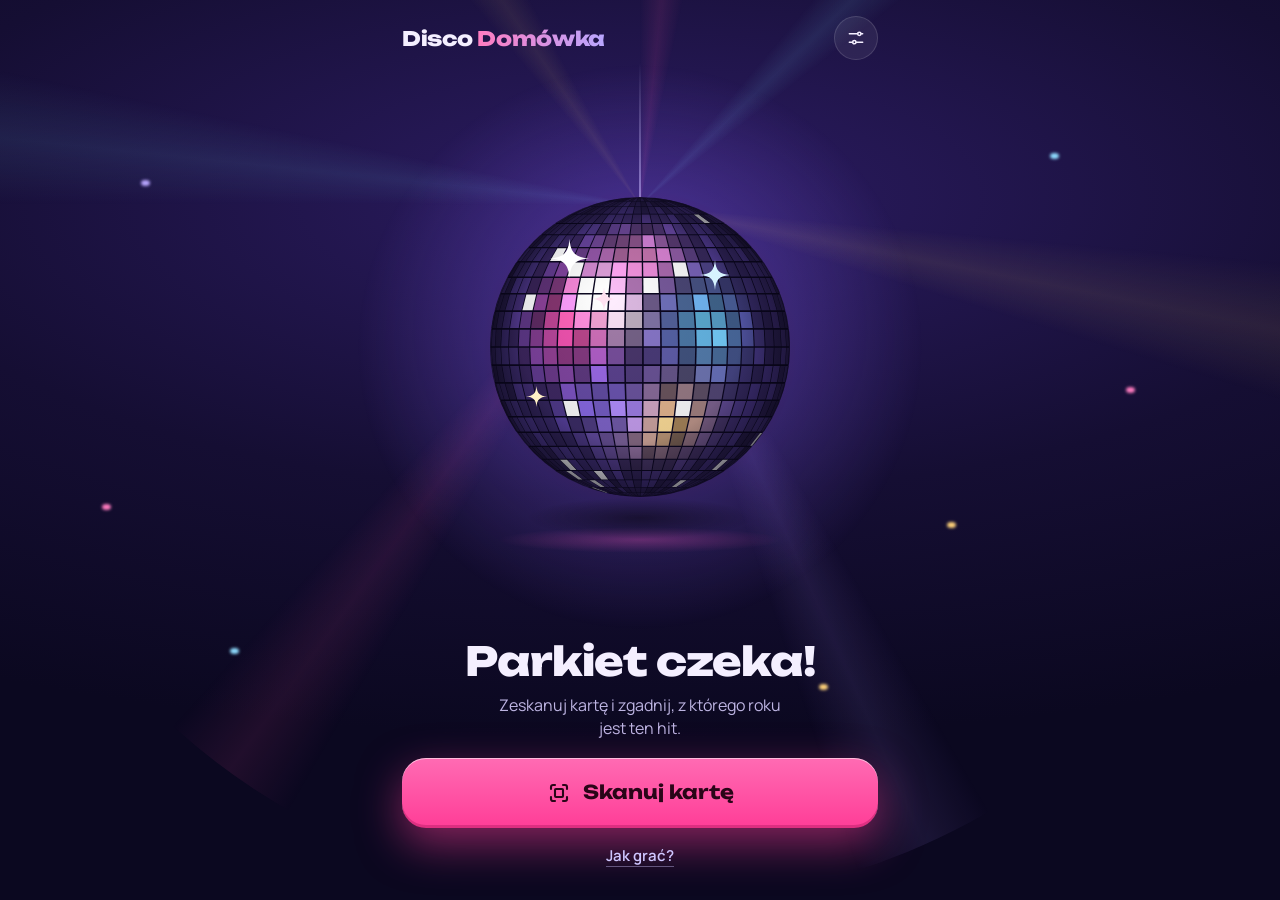
<file: index.html>
<!doctype html>
<html lang="pl">
<head>
<meta charset="utf-8">
<meta name="viewport" content="width=device-width, initial-scale=1, viewport-fit=cover">
<meta name="theme-color" content="#150e33">
<meta name="apple-mobile-web-app-capable" content="yes">
<meta name="apple-mobile-web-app-status-bar-style" content="black-translucent">
<meta name="apple-mobile-web-app-title" content="Disco Domówka">
<title>Disco Domówka</title>
<link rel="manifest" href="manifest.webmanifest">
<link rel="icon" href="icon-192.png">
<link rel="apple-touch-icon" href="icon-180.png">
<link rel="preconnect" href="https://fonts.googleapis.com">
<link rel="stylesheet" href="https://fonts.googleapis.com/css2?family=Unbounded:wght@500;700;800&family=Manrope:wght@500;600;700&family=Rubik:wght@500;700;800;900&family=Share+Tech+Mono&display=swap">
<link rel="stylesheet" href="style.css">
</head>
<body>
<div class="bg" aria-hidden="true">
  <div class="beams" id="beams"></div>
  <i class="dot" style="left:8%;top:56%;--c:#ff7cc0"></i>
  <i class="dot" style="left:82%;top:17%;--c:#8fdcff;animation-delay:-2s"></i>
  <i class="dot" style="left:74%;top:58%;--c:#ffd27a;animation-delay:-4s"></i>
  <i class="dot" style="left:11%;top:20%;--c:#b8a6ff;animation-delay:-1s"></i>
  <i class="dot" style="left:88%;top:43%;--c:#ff7cc0;animation-delay:-5s"></i>
  <i class="dot" style="left:18%;top:72%;--c:#8fdcff;animation-delay:-3s"></i>
  <i class="dot" style="left:64%;top:76%;--c:#ffd27a;animation-delay:-6s"></i>
</div>

<!-- kula disco (jedna, przenoszona między ekranami) -->
<div id="ball" class="ball" aria-hidden="true">
  <canvas id="ballCanvas"></canvas>
  <svg class="tw" style="left:20%;top:14%;width:13%" viewBox="0 0 34 34"><path d="M17 0C18 12 22 16 34 17 22 18 18 22 17 34 16 22 12 18 0 17 12 16 16 12 17 0Z" fill="#fff"/></svg>
  <svg class="tw" style="left:34%;top:30%;width:8%;animation-delay:-1.1s" viewBox="0 0 34 34"><path d="M17 0C18 12 22 16 34 17 22 18 18 22 17 34 16 22 12 18 0 17 12 16 16 12 17 0Z" fill="#ffe1f1"/></svg>
  <svg class="tw" style="left:70%;top:21%;width:10%;animation-delay:-1.9s" viewBox="0 0 34 34"><path d="M17 0C18 12 22 16 34 17 22 18 18 22 17 34 16 22 12 18 0 17 12 16 16 12 17 0Z" fill="#d6f3ff"/></svg>
  <svg class="tw" style="left:12%;top:63%;width:7%;animation-delay:-0.6s" viewBox="0 0 34 34"><path d="M17 0C18 12 22 16 34 17 22 18 18 22 17 34 16 22 12 18 0 17 12 16 16 12 17 0Z" fill="#fff0c7"/></svg>
</div>

<!-- głośnik (motyw „Głośnik”, przenoszony między ekranami jak kula) -->
<div id="spk" class="spk spin" aria-hidden="true" hidden>
  <i class="sg"></i><i class="sr"></i><i class="sd"></i><i class="sb"></i><i class="ss"></i>
  <div class="sc"><i class="scone"></i><i class="scap"></i><i class="scapc"></i><i class="shl"></i></div>
</div>

<!-- START -->
<section id="vHome" class="view" hidden>
  <header class="top">
    <div class="logo">Disco <span class="lw">Domówka</span></div>
    <div class="topR">
      <button class="icon" id="setBtn" aria-label="Ustawienia"><svg viewBox="0 0 24 24" fill="none" stroke="currentColor" stroke-width="1.8" stroke-linecap="round"><path d="M4 7h10M18 7h2M4 17h4M12 17h8"/><circle cx="16" cy="7" r="2"/><circle cx="10" cy="17" r="2"/></svg></button>
    </div>
  </header>
  <div class="stage home">
    <div class="string"></div>
    <div class="slot" data-slot="home"></div>
    <div class="floorglow"></div>
  </div>
  <div class="copy">
    <h1><span class="t-disco">Parkiet czeka!</span><span class="t-spk">Podkręć<br><span class="rb">głośność!</span></span></h1>
    <p>Zeskanuj kartę i zgadnij, z którego roku jest ten hit.</p>
  </div>
  <div class="actions">
    <button class="cta" id="scanBtn"><svg viewBox="0 0 24 24" fill="none" stroke="currentColor" stroke-width="2.1" stroke-linecap="round" stroke-linejoin="round"><path d="M4 8V6a2 2 0 0 1 2-2h2M16 4h2a2 2 0 0 1 2 2v2M20 16v2a2 2 0 0 1-2 2h-2M8 20H6a2 2 0 0 1-2-2v-2"/><rect x="8" y="8" width="8" height="8" rx="1"/></svg>Skanuj kartę</button>
    <button class="link" id="howBtn">Jak grać?</button>
  </div>
</section>

<!-- SKANER -->
<section id="vScan" class="view" hidden>
  <header class="top">
    <button class="icon" id="scanBack" aria-label="Wróć"><svg viewBox="0 0 24 24" fill="none" stroke="currentColor" stroke-width="2" stroke-linecap="round" stroke-linejoin="round"><path d="M15 18l-6-6 6-6"/></svg></button>
    <div class="ttl">Skanowanie</div><span class="sp"></span>
  </header>
  <div class="cam">
    <video id="video" playsinline muted></video>
    <div class="aim"><i></i><i></i><i></i><i></i></div>
  </div>
  <p id="scanMsg" class="hint center">Skieruj aparat na kod QR karty</p>
</section>

<!-- GRA -->
<section id="vPlay" class="view" hidden>
  <header class="top">
    <button class="icon" id="playBack" aria-label="Wróć"><svg viewBox="0 0 24 24" fill="none" stroke="currentColor" stroke-width="2" stroke-linecap="round" stroke-linejoin="round"><path d="M15 18l-6-6 6-6"/></svg></button>
    <div class="ttl" id="cardNo">Karta 1</div><span class="sp"></span>
  </header>
  <div class="stage play">
    <svg class="ring" viewBox="0 0 320 320"><circle cx="160" cy="160" r="146" class="rbg"/><circle id="arc" cx="160" cy="160" r="146" class="rfg"/></svg>
    <div class="slot" data-slot="play"></div>
  </div>
  <div class="count"><div id="count">…</div><div class="vu" aria-hidden="true"><div class="vud"></div><div class="vul"><div></div></div></div><div id="wait" class="wait"></div></div>
  <div class="controls">
    <button class="ctl" id="againBtn"><span><svg viewBox="0 0 24 24" fill="none" stroke="currentColor" stroke-width="1.9" stroke-linecap="round" stroke-linejoin="round"><path d="M3 12a9 9 0 1 0 3-6.7"/><path d="M3 4v5h5"/></svg></span>Powtórz</button>
    <button class="ctl main" id="toggleBtn"><span id="toggleIco"></span><b id="toggleTxt">Stop</b></button>
    <button class="ctl" id="revealBtn"><span><svg viewBox="0 0 24 24" fill="none" stroke="currentColor" stroke-width="1.9" stroke-linecap="round" stroke-linejoin="round"><path d="M2 12s3.5-7 10-7 10 7 10 7-3.5 7-10 7S2 12 2 12z"/><circle cx="12" cy="12" r="3"/></svg></span>Odkryj</button>
  </div>
  <div class="actions"><button class="ghostcta" id="nextBtn">Następna karta<svg viewBox="0 0 24 24" fill="none" stroke="currentColor" stroke-width="2" stroke-linecap="round" stroke-linejoin="round"><path d="M5 12h14M13 6l6 6-6 6"/></svg></button></div>
</section>

<!-- ODKRYTE -->
<section id="vReveal" class="view" hidden>
  <header class="top">
    <button class="icon" id="revBack" aria-label="Wróć"><svg viewBox="0 0 24 24" fill="none" stroke="currentColor" stroke-width="2" stroke-linecap="round" stroke-linejoin="round"><path d="M15 18l-6-6 6-6"/></svg></button>
    <div class="ttl" id="cardNo2">Karta 1</div><span class="sp"></span>
  </header>
  <div class="stage reveal"><div class="string short"></div><div class="slot" data-slot="reveal"></div></div>
  <div class="card">
    <div class="vfdtop" aria-hidden="true"><span>● Odkryte</span><span>Stereo</span><span id="cardNo3">Karta 1</span></div>
    <div class="eyebrow">Teraz grało</div>
    <div class="title" id="rTitle">—</div>
    <div class="artist" id="rArtist"></div>
    <div class="sep"></div>
    <div class="year" id="rYear" hidden></div>
    <div class="note" id="rNote"><svg viewBox="0 0 24 24" fill="none" stroke="currentColor" stroke-width="1.8" stroke-linecap="round" stroke-linejoin="round"><rect x="5" y="3" width="14" height="18" rx="2"/><path d="M9 7h6M9 11h6"/></svg>Rok sprawdzisz na rewersie karty</div>
    <div class="spec" aria-hidden="true"></div>
  </div>
  <div class="mid"><button class="pillbtn" id="againBtn2"><svg viewBox="0 0 24 24" fill="none" stroke="currentColor" stroke-width="1.9" stroke-linecap="round" stroke-linejoin="round"><path d="M3 12a9 9 0 1 0 3-6.7"/><path d="M3 4v5h5"/></svg>Powtórz fragment</button></div>
  <div class="actions"><button class="cta" id="nextBtn2"><svg viewBox="0 0 24 24" fill="none" stroke="currentColor" stroke-width="2.1" stroke-linecap="round" stroke-linejoin="round"><path d="M4 8V6a2 2 0 0 1 2-2h2M16 4h2a2 2 0 0 1 2 2v2M20 16v2a2 2 0 0 1-2 2h-2M8 20H6a2 2 0 0 1-2-2v-2"/><rect x="8" y="8" width="8" height="8" rx="1"/></svg>Następna karta</button></div>
</section>

<!-- USTAWIENIA -->
<dialog id="setDlg" class="sheet">
  <div class="sheetHead"><b>Ustawienia</b><button class="icon" data-close aria-label="Zamknij"><svg viewBox="0 0 24 24" fill="none" stroke="currentColor" stroke-width="2" stroke-linecap="round"><path d="M6 6l12 12M18 6L6 18"/></svg></button></div>
  <div class="field"><span>Motyw</span>
    <span class="seg two" id="themeSeg"><button data-v="disco">Kula disco</button><button data-v="spk">Głośnik</button></span>
  </div>
  <div class="field"><span>Poziom trudności</span>
    <span class="seg two" id="levelSeg"><button data-v="easy">Łatwy</button><button data-v="hard">Trudny</button></span>
    <small class="hint">Trudny: gra fragment, w którym nie pada tytuł piosenki (jeśli karta go ma).</small>
  </div>
  <div class="field"><span>Długość fragmentu</span>
    <span class="seg" id="lenSeg"><button data-v="10">10 s</button><button data-v="15">15 s</button><button data-v="20">20 s</button><button data-v="30">30 s</button></span>
  </div>
  <p class="hint">Masz YouTube Premium? Zaloguj się na youtube.com w tej przeglądarce – wtedy nie będzie reklam.</p>
  <details class="tools">
    <summary>Narzędzia testowe</summary>
    <form id="manualForm" class="row"><input id="manual" placeholder="DD1;ID;sekunda;rok" autocomplete="off"><button>Graj</button></form>
    <form id="linkForm" class="row"><input id="link" placeholder="Link YouTube" autocomplete="off"><input id="linkSec" type="number" min="0" value="60" aria-label="Start w sekundach" class="num"><input id="linkYear" type="number" min="1900" max="2099" placeholder="rok" aria-label="Rok wydania" class="num"><button>QR</button></form>
    <div id="qrBox" hidden><div id="qrImg"></div><code id="qrTxt"></code></div>
    <h4>Dziennik</h4><ol id="log"></ol>
  </details>
</dialog>

<!-- JAK GRAĆ -->
<dialog id="howDlg" class="sheet">
  <div class="sheetHead"><b>Jak grać?</b><button class="icon" data-close aria-label="Zamknij"><svg viewBox="0 0 24 24" fill="none" stroke="currentColor" stroke-width="2" stroke-linecap="round"><path d="M6 6l12 12M18 6L6 18"/></svg></button></div>
  <ol class="rules">
    <li>Każdy gracz zaczyna z jedną odkrytą kartą – to początek jego osi czasu.</li>
    <li>W swojej kolejce ciągniesz kartę i <b>nie patrzysz na rewers</b>. Ktoś skanuje jej kod.</li>
    <li>Słuchasz fragmentu i kładziesz kartę na swojej osi – przed, między albo za kartami, które już masz.</li>
    <li>Odwracasz kartę. Rok pasuje do miejsca? Karta zostaje. Nie pasuje? Odpada.</li>
    <li>Wygrywa ten, kto pierwszy zbierze umówioną liczbę kart (np. 10).</li>
  </ol>
</dialog>

<!-- ukryty odtwarzacz YouTube -->
<div class="yt"><div id="yt"></div></div><div class="ytcover"></div>
<div id="toast" hidden></div>

<script src="vendor/jsQR.js"></script>
<script src="vendor/qrcode.js"></script>
<script src="ball.js"></script>
<script src="app.js"></script>
<script src="https://www.youtube.com/iframe_api"></script>
</body>
</html>
</file>
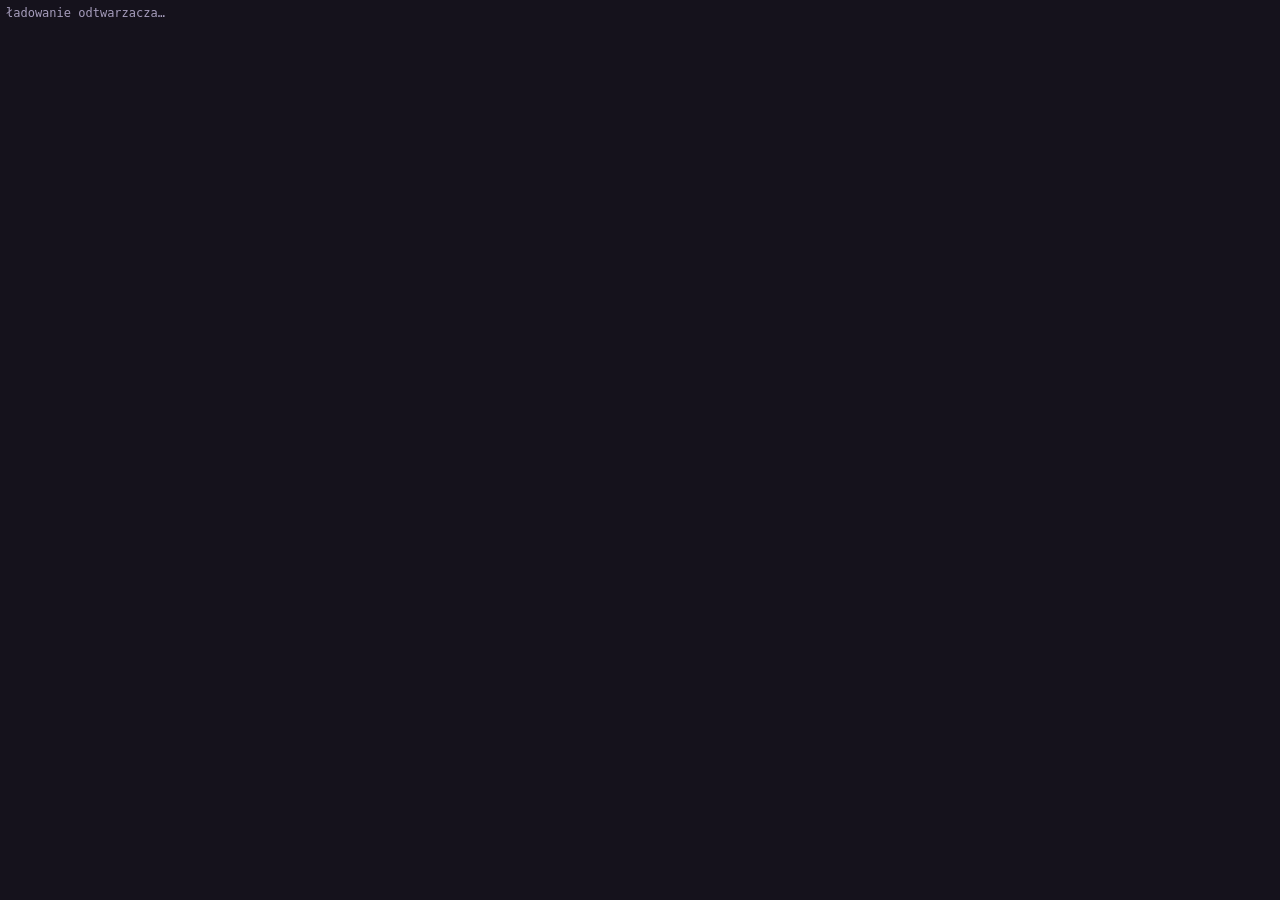
<file: sdk.html>
<!doctype html>
<html lang="pl">
<head>
<meta charset="utf-8">
<meta name="viewport" content="width=device-width, initial-scale=1">
<title>Prywatka – odtwarzacz wbudowany</title>
<style>body{margin:0;background:#15121c;color:#a59cbb;font:12px monospace;padding:6px}</style>
</head>
<body>
<div id="st">ładowanie odtwarzacza…</div>
<script>
// Strona uruchamiana wewnątrz aplikacji Android (WebView). Token i polecenia przychodzą z aplikacji.
const bridge = window.Android || { getToken: () => '', log: m => console.log(m), state: s => console.log('state', s) };
const log = m => { document.getElementById('st').textContent = m; try { bridge.log(m); } catch (e) {} };
let player = null, deviceId = null, ready = false;

async function api(method, path, body) {
  const r = await fetch('https://api.spotify.com/v1' + path, { method,
    headers: { Authorization: 'Bearer ' + bridge.getToken(), 'Content-Type': 'application/json' },
    body: body ? JSON.stringify(body) : undefined });
  const t = await r.text();
  if (!r.ok) throw new Error(r.status + ' ' + t);
  return t ? JSON.parse(t) : null;
}

window.onSpotifyWebPlaybackSDKReady = () => {
  log('SDK załadowane, tworzę odtwarzacz…');
  player = new Spotify.Player({ name: 'Prywatka', getOAuthToken: cb => cb(bridge.getToken()), volume: 1.0 });
  player.addListener('ready', ({ device_id }) => { deviceId = device_id; ready = true; log('Odtwarzacz gotowy ✓ (' + device_id.slice(0, 8) + '…)'); bridge.state('ready'); });
  player.addListener('not_ready', () => { ready = false; log('Odtwarzacz niedostępny'); bridge.state('not_ready'); });
  player.addListener('initialization_error', ({ message }) => { log('Błąd inicjalizacji: ' + message); bridge.state('error'); });
  player.addListener('authentication_error', ({ message }) => { log('Błąd autoryzacji: ' + message); bridge.state('error'); });
  player.addListener('account_error', ({ message }) => { log('Błąd konta: ' + message); bridge.state('error'); });
  player.addListener('playback_error', ({ message }) => log('Błąd odtwarzania: ' + message));
  player.addListener('autoplay_failed', () => log('Przeglądarka zablokowała autoodtwarzanie'));
  player.connect().then(ok => log(ok ? 'Łączenie…' : 'Nie udało się połączyć odtwarzacza'));
};

// wywoływane z aplikacji
window.playTrack = async (id, startSec) => {
  if (!ready) { log('Odtwarzacz jeszcze niegotowy'); return; }
  try {
    await player.activateElement?.();
    await api('PUT', '/me/player/play?device_id=' + deviceId, { uris: ['spotify:track:' + id], position_ms: startSec * 1000 });
    log('Gra od ' + startSec + ' s');
  } catch (e) { log('Błąd play: ' + e.message); }
};
window.pauseTrack = () => { player?.pause().then(() => log('Pauza')); };
window.resumeTrack = () => { player?.resume().then(() => log('Wznowiono')); };
</script>
<script src="https://sdk.scdn.co/spotify-player.js"></script>
</body>
</html>
</file>
<file: style.css>
:root{
  --bg1:#2c1c63; --bg2:#150e33; --bg3:#0b0820;
  --text:#f4efff; --mut:#bdb4e2; --soft:#d6cfff;
  --pink:#ff4fa3; --pink2:#ff3d97; --gold:#ffd166; --ok:#3ee6a8;
  --glass:rgba(255,255,255,0.07); --line:rgba(255,255,255,0.13);
  --ball:min(68vw, 34dvh, 300px);
}
*{box-sizing:border-box;-webkit-tap-highlight-color:transparent}
[hidden]{display:none!important}
html,body{margin:0;height:100%;background:var(--bg3);color:var(--text);font:16px/1.45 'Manrope',system-ui,sans-serif;overflow:hidden}
body{background:radial-gradient(110% 60% at 50% 22%, var(--bg1) 0%, var(--bg2) 55%, var(--bg3) 100%) fixed}
button{font:inherit;color:inherit;cursor:pointer}
svg{display:block}

/* tło */
.bg{position:fixed;inset:0;pointer-events:none;overflow:hidden;z-index:0}
.beams{position:absolute;left:50%;top:-55vh;width:300vw;height:300vw;max-width:1400px;max-height:1400px;transform:translateX(-50%);border-radius:50%;
  background:conic-gradient(from 0deg,rgba(255,79,163,0) 0deg,rgba(255,79,163,.11) 6deg,rgba(255,79,163,0) 12deg,rgba(255,79,163,0) 40deg,rgba(120,210,255,.10) 46deg,rgba(120,210,255,0) 52deg,rgba(120,210,255,0) 95deg,rgba(255,210,110,.09) 101deg,rgba(255,210,110,0) 107deg,rgba(255,210,110,0) 150deg,rgba(170,140,255,.10) 156deg,rgba(170,140,255,0) 162deg,rgba(170,140,255,0) 210deg,rgba(255,79,163,.09) 216deg,rgba(255,79,163,0) 222deg,rgba(255,79,163,0) 270deg,rgba(120,210,255,.09) 276deg,rgba(120,210,255,0) 282deg,rgba(120,210,255,0) 320deg,rgba(255,210,110,.08) 326deg,rgba(255,210,110,0) 332deg);
  animation:beams var(--beams,40s) linear infinite}
@keyframes beams{to{transform:translateX(-50%) rotate(360deg)}}
.dot{position:absolute;width:9px;height:6px;border-radius:50%;background:var(--c);filter:blur(1.5px);animation:drift 7s ease-in-out infinite}
@keyframes drift{0%,100%{transform:translate(0,0);opacity:.85}50%{transform:translate(26px,8px);opacity:.3}}

/* ekrany */
.view{position:fixed;inset:0;z-index:2;display:flex;flex-direction:column;padding:calc(14px + env(safe-area-inset-top)) 22px calc(22px + env(safe-area-inset-bottom));max-width:520px;margin:0 auto;animation:fadein .35s ease both}
@keyframes fadein{from{opacity:0;transform:translateY(8px)}to{opacity:1;transform:none}}
.top{display:flex;align-items:center;justify-content:space-between;gap:10px;min-height:48px}
.logo{font-family:'Unbounded',sans-serif;font-weight:800;font-size:20px;letter-spacing:-.3px;white-space:nowrap}
.logo .lw{background:linear-gradient(90deg,#ff7cc0,#b8a6ff);-webkit-background-clip:text;background-clip:text;color:transparent}
.ttl{font-family:'Unbounded',sans-serif;font-weight:700;font-size:14px;letter-spacing:.6px;color:#cfc6ff}
.sp{width:44px}
.topR{display:flex;gap:10px;align-items:center}
.pill{display:flex;gap:7px;align-items:center;padding:7px 12px;border-radius:999px;background:var(--glass);border:1px solid var(--line);font-size:13px;font-weight:600;color:var(--soft)}
.pill i{width:8px;height:8px;border-radius:50%;background:#ffb547;box-shadow:0 0 10px #ffb547}
.pill.ok i{background:var(--ok);box-shadow:0 0 10px var(--ok)}
.icon{width:44px;height:44px;border-radius:50%;border:1px solid var(--line);background:var(--glass);display:grid;place-items:center;padding:0}
.icon svg{width:20px;height:20px}
button:focus-visible{outline:2px solid rgba(255,79,163,.7);outline-offset:3px}
button:focus:not(:focus-visible){outline:none}

/* scena z kulą */
.stage{position:relative;flex:1 1 auto;display:flex;align-items:center;justify-content:center;min-height:0}
.stage.home{flex:1.2 1 auto}
.slot{width:var(--ball);height:var(--ball);position:relative}
.stage.play .slot{width:calc(var(--ball) * .86);height:calc(var(--ball) * .86)}
.stage.reveal{flex:0 0 auto;padding:6px 0 4px}
.stage.reveal .slot{width:calc(var(--ball) * .5);height:calc(var(--ball) * .5)}
.string{position:absolute;left:50%;top:0;width:2px;height:calc(50% - var(--ball) / 2);transform:translateX(-50%);background:linear-gradient(180deg,rgba(255,255,255,0),rgba(220,210,255,.55))}
.string.short{height:10px;top:-4px}
.floorglow{position:absolute;left:50%;top:calc(50% + var(--ball) / 2 + 30px);width:60%;height:26px;transform:translateX(-50%);border-radius:50%;background:radial-gradient(ellipse at center,rgba(255,79,163,.3),rgba(255,79,163,0) 70%)}
.ball{position:fixed;z-index:3;border-radius:50%;pointer-events:none}
.ball::before{content:'';position:absolute;inset:-48%;border-radius:50%;z-index:-1;transition:opacity .6s;
  background:radial-gradient(circle,rgba(255,79,163,.34) 0%,rgba(140,100,255,.22) 38%,rgba(120,96,255,0) 68%)}
.ball::after{content:'';position:absolute;left:12%;right:12%;bottom:-14%;height:14%;border-radius:50%;z-index:-1;background:radial-gradient(ellipse,rgba(0,0,0,.45),rgba(0,0,0,0) 70%)}
.ball.hot::before{background:radial-gradient(circle,rgba(255,79,163,.5) 0%,rgba(140,100,255,.3) 40%,rgba(120,96,255,0) 70%);animation:pulse .9s ease-in-out infinite}
.ball.gold::before{background:radial-gradient(circle,rgba(255,210,110,.36) 0%,rgba(255,79,163,.2) 40%,rgba(255,79,163,0) 68%)}
@keyframes pulse{0%,100%{opacity:.7}50%{opacity:1}}
.ball canvas{width:100%;height:100%;display:block}
.tw{position:absolute;animation:twinkle 2.6s ease-in-out infinite;transform-origin:center}
@keyframes twinkle{0%,100%{transform:scale(.2) rotate(0);opacity:0}45%{transform:scale(1) rotate(45deg);opacity:1}60%{transform:scale(.9) rotate(60deg);opacity:.9}}
.ring{position:absolute;width:calc(var(--ball) * 1.08);height:calc(var(--ball) * 1.08);left:50%;top:50%;transform:translate(-50%,-50%)}
.ring circle{fill:none;stroke-width:8}
.rbg{stroke:rgba(255,255,255,.07)}
.rfg{stroke:var(--pink);stroke-linecap:round;transform:rotate(-90deg);transform-origin:160px 160px;filter:drop-shadow(0 0 10px rgba(255,79,163,.9));stroke-dasharray:917.3;stroke-dashoffset:0;transition:stroke-dashoffset .2s linear}

/* teksty */
.copy{text-align:center;padding:8px 6px 0}
.copy h1{margin:0;font-family:'Unbounded',sans-serif;font-weight:800;font-size:clamp(30px,9vw,40px);line-height:1.05;letter-spacing:-1px}
.copy p{margin:12px auto 0;max-width:300px;font-size:16px;color:var(--mut);text-wrap:pretty}
.hint{color:var(--mut);font-size:14px}
.center{text-align:center}

/* przyciski */
.actions{display:flex;flex-direction:column;align-items:center;gap:6px;padding-top:18px}
.cta{width:100%;height:70px;border:0;border-radius:24px;background:linear-gradient(180deg,#ff6bb3,var(--pink2));color:#2a0518;font-family:'Unbounded',sans-serif;font-weight:700;font-size:19px;display:flex;align-items:center;justify-content:center;gap:12px;
  box-shadow:0 16px 44px rgba(255,61,151,.5),inset 0 1px 0 rgba(255,255,255,.55),inset 0 -3px 0 rgba(120,0,60,.25);transition:transform .12s}
.cta svg{width:24px;height:24px}
.cta:active,.ghostcta:active,.ctl:active span,.pillbtn:active{transform:scale(.97)}
.link{height:44px;padding:0 18px;border:0;background:none;color:#cfc6ff;font-weight:600;font-size:15px;text-decoration:underline;text-underline-offset:5px;text-decoration-color:rgba(207,198,255,.4)}
.ghostcta{width:100%;height:60px;border-radius:20px;border:1.5px solid rgba(255,79,163,.55);background:rgba(255,79,163,.07);color:#ffd3ea;font-family:'Unbounded',sans-serif;font-weight:700;font-size:16px;display:flex;align-items:center;justify-content:center;gap:10px}
.ghostcta svg{width:20px;height:20px}
.count{text-align:center;min-height:96px}
#count{font-family:'Unbounded',sans-serif;font-weight:800;font-size:72px;line-height:1;letter-spacing:-3px}
.wait{font-size:13px;color:var(--mut);margin-top:4px;min-height:18px}
.controls{display:flex;align-items:center;justify-content:center;gap:30px;padding-top:6px}
.ctl{display:flex;flex-direction:column;align-items:center;gap:10px;background:none;border:0;padding:0;color:var(--soft);font-weight:600;font-size:13px}
.ctl span{width:68px;height:68px;border-radius:50%;border:1px solid var(--line);background:var(--glass);display:grid;place-items:center;color:var(--text);transition:transform .12s}
.ctl span svg{width:26px;height:26px}
.ctl.main{color:#ffd3ea}
.ctl.main span{width:92px;height:92px;border:0;background:linear-gradient(180deg,#ff6bb3,var(--pink2));color:#2a0518;box-shadow:0 14px 40px rgba(255,61,151,.55),inset 0 1px 0 rgba(255,255,255,.55),inset 0 -3px 0 rgba(120,0,60,.25)}
.ctl.main span svg{width:34px;height:34px}
.ctl b{font-weight:700}

/* odkryte */
.card{margin-top:6px;border-radius:30px;padding:28px 24px 24px;background:linear-gradient(165deg,rgba(255,255,255,.14),rgba(255,255,255,.04));border:1px solid rgba(255,255,255,.18);box-shadow:0 30px 60px rgba(0,0,0,.4),inset 0 1px 0 rgba(255,255,255,.2);text-align:center;animation:rise .6s cubic-bezier(.2,.8,.2,1) both}
@keyframes rise{from{transform:translateY(18px);opacity:0}to{transform:none;opacity:1}}
.eyebrow{font-size:12px;font-weight:700;letter-spacing:2.8px;text-transform:uppercase;color:var(--gold)}
.title{font-family:'Unbounded',sans-serif;font-weight:800;font-size:clamp(24px,8vw,34px);line-height:1.08;letter-spacing:-1px;margin-top:12px;text-wrap:balance;overflow-wrap:anywhere}
.artist{font-size:19px;font-weight:600;color:#ddd5ff;margin-top:10px}
.sep{height:1px;background:rgba(255,255,255,.12);margin:18px 20px 14px}
.year{font-family:'Unbounded',sans-serif;font-weight:800;font-size:46px;line-height:1;letter-spacing:-1.5px;color:var(--gold);text-shadow:0 0 24px rgba(255,209,102,.45)}
.note{display:flex;align-items:center;justify-content:center;gap:10px;font-size:15px;color:var(--mut)}
.note svg{width:20px;height:20px;flex:none}
.mid{display:flex;justify-content:center;padding-top:18px;flex:1 1 auto;align-items:flex-end}
.pillbtn{height:56px;padding:0 24px;border-radius:28px;border:1px solid var(--line);background:var(--glass);display:flex;align-items:center;gap:10px;font-weight:600;font-size:16px}
.pillbtn svg{width:22px;height:22px}

/* skaner */
.cam{position:relative;margin:18px auto 0;width:min(100%,420px);aspect-ratio:1;border-radius:36px;overflow:hidden;background:#000;box-shadow:0 0 0 1px var(--line),0 0 60px rgba(255,79,163,.25)}
.cam video{width:100%;height:100%;object-fit:cover}
.aim{position:absolute;inset:16%}
.aim i{position:absolute;width:44px;height:44px;border:4px solid var(--pink);filter:drop-shadow(0 0 8px rgba(255,79,163,.9))}
.aim i:nth-child(1){left:0;top:0;border-right:0;border-bottom:0;border-radius:14px 0 0 0}
.aim i:nth-child(2){right:0;top:0;border-left:0;border-bottom:0;border-radius:0 14px 0 0}
.aim i:nth-child(3){left:0;bottom:0;border-right:0;border-top:0;border-radius:0 0 0 14px}
.aim i:nth-child(4){right:0;bottom:0;border-left:0;border-top:0;border-radius:0 0 14px 0}
#scanMsg{margin-top:18px;font-size:16px}

/* arkusze */
.sheet{border:0;padding:20px 20px 26px;width:min(100vw,520px);max-width:none;margin:auto auto 0;border-radius:28px 28px 0 0;background:#1b1340;color:var(--text);box-shadow:0 -20px 60px rgba(0,0,0,.5);max-height:86dvh}
.sheet::backdrop{background:rgba(5,3,15,.65);backdrop-filter:blur(3px)}
.sheetHead{display:flex;align-items:center;justify-content:space-between;margin-bottom:14px}
.sheetHead b{font-family:'Unbounded',sans-serif;font-size:18px}
.field{display:flex;flex-direction:column;gap:10px;font-weight:600;margin-bottom:14px}
.seg{display:grid;grid-template-columns:repeat(4,1fr);gap:6px;background:rgba(0,0,0,.25);padding:5px;border-radius:16px}
.seg button{height:44px;border:0;border-radius:12px;background:none;color:var(--soft);font-weight:700}
.seg button.on{background:var(--pink);color:#2a0518}
.rules{padding-left:20px;margin:0;display:flex;flex-direction:column;gap:12px;color:#e6e0ff}
.tools{margin-top:8px;border-top:1px solid var(--line);padding-top:12px}
.tools summary{cursor:pointer;font-weight:600;color:var(--soft)}
.row{display:flex;gap:8px;margin:10px 0}
.row input{flex:1;min-width:0;height:44px;border-radius:12px;border:1px solid var(--line);background:rgba(0,0,0,.25);color:var(--text);padding:0 12px;font:inherit}
.row input.num{flex:0 0 76px}
.row button{height:44px;padding:0 14px;border-radius:12px;border:1px solid var(--line);background:var(--glass)}
#qrBox{background:#fff;color:#000;border-radius:14px;padding:12px;text-align:center}
#qrBox svg{width:200px;height:200px;margin:0 auto}
#qrBox code{display:block;font-size:11px;word-break:break-all}
#log{font:12px/1.5 ui-monospace,monospace;padding-left:0;list-style:none;max-height:180px;overflow:auto;color:var(--mut)}
#log .err{color:#ff8a9a}

/* ukryty odtwarzacz YouTube (pod planszą w kolorze tła) */
.yt{position:fixed;left:50%;bottom:0;width:220px;height:124px;transform:translateX(-50%);z-index:0;pointer-events:none}
.yt iframe{width:100%;height:100%}
.ytcover{position:fixed;left:50%;bottom:0;width:240px;height:140px;transform:translateX(-50%);z-index:1;background:var(--bg3)}

#toast{position:fixed;left:16px;right:16px;bottom:calc(24px + env(safe-area-inset-bottom));z-index:10;background:#000;border:1px solid var(--line);padding:12px 14px;border-radius:14px;text-align:center}

@media (max-height:700px){ .copy p{display:none} #count{font-size:56px} .count{min-height:76px} .ctl span{width:58px;height:58px} .ctl.main span{width:78px;height:78px} }

/* ================================================================ motyw „Głośnik” */
.t-spk,.vu,.vfdtop,.spec{display:none}
.seg.two{grid-template-columns:1fr 1fr}
.spk{position:fixed;z-index:3;pointer-events:none;--lit:360deg;
  --rb:conic-gradient(#ff3b5c,#ff8a2e,#ffd23f,#2fe08a,#2ad4ff,#3d7bff,#b46bff,#ff3b5c)}
.spk.count{--rb:conic-gradient(#ff3b5c 0deg,#ff8a2e calc(var(--lit) * .17),#ffd23f calc(var(--lit) * .34),#2fe08a calc(var(--lit) * .52),#2ad4ff calc(var(--lit) * .7),#3d7bff calc(var(--lit) * .86),#b46bff var(--lit),#221f30 var(--lit))}
.spk i,.spk .sc{position:absolute;display:block;border-radius:50%}
.spk .sg{inset:-7%;background:var(--rb);filter:blur(26px);opacity:.65;animation:sglow 2.6s ease-in-out infinite}
.spk .sr{inset:0;background:var(--rb)}
.spk .sd{inset:3.5%;background:#0b0a10}
.spk .sb{inset:5.5%;background:linear-gradient(145deg,#3a3846,#16151c 50%,#2b2a35);box-shadow:inset 0 1px 1px rgba(255,255,255,.18)}
.spk .ss{inset:8.5%;background:radial-gradient(circle,#0e0d13 72%,#2f2d3a 82%,#4a4858 86%,#1b1a22 92%,#0c0b10 100%);box-shadow:inset 0 0 18px rgba(0,0,0,.8)}
.spk .sc{inset:17%;animation:sbreathe 2.6s ease-in-out infinite}
.spk .scone{inset:0;background:repeating-radial-gradient(circle,rgba(255,255,255,0) 0 9px,rgba(255,255,255,.035) 9px 10px),radial-gradient(circle at 42% 36%,#34323f 0%,#17161e 55%,#0c0b11 100%);box-shadow:inset 0 6px 18px rgba(255,255,255,.05),inset 0 -10px 24px rgba(0,0,0,.7)}
.spk .scap{inset:31%;background:radial-gradient(circle at 36% 30%,#6c6a7c 0%,#2a2934 32%,#0f0e14 70%);box-shadow:0 8px 22px rgba(0,0,0,.8),0 0 0 2px #0a090e}
.spk .scapc{inset:31%;background:var(--rb);opacity:.22;mix-blend-mode:screen}
.spk .shl{left:39%;top:36%;width:12%;height:7%;background:rgba(255,255,255,.45);filter:blur(2px);transform:rotate(-28deg)}
.spk.spin .sr,.spk.spin .scapc{animation:sspin 9s linear infinite}
.spk.spin .sg{animation:sspin 9s linear infinite,sglow 2.6s ease-in-out infinite}
body.live .spk .sc{animation:sthump .5s ease-out infinite}
@keyframes sspin{to{transform:rotate(360deg)}}
@keyframes sglow{0%,100%{opacity:.5}50%{opacity:.85}}
@keyframes sbreathe{0%,100%{transform:scale(1)}50%{transform:scale(1.015)}}
@keyframes sthump{0%,100%{transform:scale(1)}12%{transform:scale(1.045)}30%{transform:scale(.99)}}

body.theme-spk{--bg1:#1a1430;--bg2:#0d0b18;--bg3:#07060c;--text:#f4f3fb;--mut:#b9b4d0;--soft:#d9d5ee;
  font-family:'Rubik',system-ui,sans-serif}
.theme-spk .beams,.theme-spk .dot,.theme-spk .string,.theme-spk .floorglow,.theme-spk .ring,.theme-spk #ball{display:none!important}
.theme-spk .t-disco{display:none}
.theme-spk .t-spk{display:inline}
.theme-spk .logo{font-family:'Rubik',sans-serif;font-weight:900;font-size:17px;letter-spacing:3px;text-transform:uppercase}
.theme-spk .logo .lw{background:linear-gradient(90deg,#ff3b5c,#ffd23f 30%,#2fe08a 55%,#2ad4ff 75%,#b46bff);-webkit-background-clip:text;background-clip:text;color:transparent}
.theme-spk .ttl{font-family:'Share Tech Mono',monospace;font-weight:400;font-size:15px;letter-spacing:2px;text-transform:uppercase;color:#a9a4c4}
.theme-spk .icon{border-radius:13px;border-color:#2c2a3a;background:linear-gradient(180deg,#221f2e,#15131d)}
.theme-spk .stage.play .slot{width:calc(var(--ball) * .92);height:calc(var(--ball) * .92)}
.theme-spk .copy h1{font-family:'Rubik',sans-serif;font-weight:900;text-transform:uppercase;letter-spacing:-.5px;line-height:1.02}
.theme-spk .rb{background:linear-gradient(90deg,#ff3b5c,#ffd23f 30%,#2fe08a 55%,#2ad4ff 75%,#b46bff);-webkit-background-clip:text;background-clip:text;color:transparent}
.theme-spk .link{font-family:'Share Tech Mono',monospace;text-decoration:none;letter-spacing:3px;text-transform:uppercase;font-size:13px;color:#9d97b8}
.theme-spk .cta{border-radius:20px;height:66px;background:linear-gradient(180deg,#ffd23f,#ffb81f);color:#1a1206;font-family:'Rubik',sans-serif;font-weight:900;font-size:17px;letter-spacing:2px;text-transform:uppercase;
  box-shadow:0 14px 36px rgba(255,210,63,.32),inset 0 1px 0 rgba(255,255,255,.6),0 5px 0 #8a5a00}
.theme-spk .ghostcta{border-radius:18px;border-color:rgba(255,210,63,.6);background:rgba(255,210,63,.06);color:#ffd23f;font-family:'Rubik',sans-serif;font-weight:800;font-size:15px;letter-spacing:2px;text-transform:uppercase}
.theme-spk .pillbtn{width:100%;justify-content:center;border-radius:16px;border:1.5px solid rgba(42,212,255,.55);background:linear-gradient(180deg,#232031,#15131d);color:#2ad4ff;font-weight:800;font-size:14px;letter-spacing:2px;text-transform:uppercase;box-shadow:0 0 18px rgba(42,212,255,.13),0 4px 0 #07060b}
/* gra: wyświetlacz + pasek głośności */
.theme-spk .count{min-height:0;padding-top:6px}
.theme-spk #count{font-family:'Share Tech Mono',monospace;font-weight:400;font-size:46px;letter-spacing:3px;color:#2ad4ff;text-shadow:0 0 14px rgba(42,212,255,.65)}
.theme-spk .vu{display:block;position:relative;height:20px;margin:12px auto 0;padding:14px 16px;box-sizing:content-box;border-radius:14px;background:#08070d;border:1px solid #25223a;box-shadow:inset 0 2px 10px rgba(0,0,0,.9);width:min(calc(100% - 34px),294px)}
.vud,.vul{position:absolute;left:16px;top:14px;height:20px;display:flex;gap:3px}
.vud,.vul{right:16px}
.vud i,.vul i{flex:1;height:20px;border-radius:3px;background:var(--c)}
.vud i{opacity:.14}
.vul{clip-path:inset(0 100% 0 0)}
.vul div{display:flex;gap:3px;height:20px;width:100%}
.vul i{box-shadow:0 0 8px var(--c)}
.theme-spk .controls{gap:24px;padding-top:18px}
.theme-spk .ctl{font-family:'Rubik',sans-serif;font-weight:800;font-size:11px;letter-spacing:1.5px;text-transform:uppercase;color:var(--k)}
.theme-spk #againBtn{--k:#2ad4ff;--k2:rgba(42,212,255,.2)}
.theme-spk #revealBtn{--k:#2fe08a;--k2:rgba(47,224,138,.2)}
.theme-spk #toggleBtn{--k:#ff3b5c}
.theme-spk .ctl span{width:72px;height:72px;border-radius:19px;border:1.5px solid var(--k);background:linear-gradient(180deg,#262433,#16141f);color:var(--k);box-shadow:0 0 18px var(--k2),inset 0 1px 0 rgba(255,255,255,.08),0 5px 0 #07060b}
.theme-spk .ctl.main span{width:94px;height:94px;border-radius:25px;border:0;background:linear-gradient(180deg,#ff5a76,#ff3b5c);color:#1a0610;box-shadow:0 12px 30px rgba(255,59,92,.42),inset 0 1px 0 rgba(255,255,255,.55),0 5px 0 rgba(0,0,0,.55)}
/* odkryte: wyświetlacz wieży */
.theme-spk .card{display:flex;flex-direction:column;text-align:left;border-radius:22px;padding:10px;background:linear-gradient(180deg,#2a2738,#15131d);border:0;box-shadow:inset 0 1px 0 rgba(255,255,255,.1),inset 0 0 0 1px #2f2c40,0 24px 50px rgba(0,0,0,.6);position:relative}
.theme-spk .card::before{content:'';position:absolute;inset:10px;border-radius:14px;background:linear-gradient(180deg,#06121a,#050a10);box-shadow:inset 0 2px 12px rgba(0,0,0,.95),inset 0 0 40px rgba(42,212,255,.06);z-index:0}
.theme-spk .card>*{position:relative;z-index:1;margin-left:18px;margin-right:18px}
.theme-spk .eyebrow{display:none}
.theme-spk .vfdtop{display:flex;justify-content:space-between;order:0;margin-top:16px;font-family:'Share Tech Mono',monospace;font-size:11px;letter-spacing:2px;text-transform:uppercase}
.vfdtop span:nth-child(1){color:#ff3b5c;text-shadow:0 0 6px #ff3b5c}
.vfdtop span:nth-child(2){color:#2fe08a;text-shadow:0 0 6px #2fe08a}
.vfdtop span:nth-child(3){color:#ffd23f;text-shadow:0 0 6px #ffd23f}
.theme-spk .year{order:1;margin-top:12px;text-align:center;font-family:'Share Tech Mono',monospace;font-weight:400;font-size:clamp(64px,22vw,96px);letter-spacing:4px;color:#ffd23f;text-shadow:0 0 16px rgba(255,210,63,.8),0 0 44px rgba(255,138,46,.5)}
.theme-spk .sep{order:2;margin-top:14px;margin-bottom:0;background:linear-gradient(90deg,transparent,rgba(42,212,255,.4),transparent)}
.theme-spk .title{order:3;margin-top:14px;font-family:'Share Tech Mono',monospace;font-weight:400;font-size:clamp(20px,6.6vw,26px);letter-spacing:1px;line-height:1.15;text-transform:uppercase;color:#2ad4ff;text-shadow:0 0 10px rgba(42,212,255,.65)}
.theme-spk .artist{order:4;margin-top:6px;font-family:'Share Tech Mono',monospace;font-weight:400;font-size:18px;letter-spacing:2px;text-transform:uppercase;color:#b46bff;text-shadow:0 0 8px rgba(180,107,255,.65)}
.theme-spk .note{order:5;margin-top:14px;justify-content:flex-start;color:#8f8aa8;font-family:'Share Tech Mono',monospace;font-size:13px}
.theme-spk .spec{order:6;display:flex;gap:4px;align-items:flex-end;height:34px;margin-top:16px;margin-bottom:18px}
.spec i{flex:1;height:100%;border-radius:2px;background:var(--c);box-shadow:0 0 6px var(--c);transform-origin:bottom;transform:scaleY(.3);animation:eqb .8s ease-in-out infinite}
@keyframes eqb{0%,100%{transform:scaleY(.25)}50%{transform:scaleY(1)}}
.theme-spk .mid{padding-top:14px}
.theme-spk .mid+.actions{padding-top:12px}
/* skaner, arkusze */
.theme-spk .aim i{border-color:#ffd23f;filter:drop-shadow(0 0 8px rgba(255,210,63,.8))}
.theme-spk .cam{box-shadow:0 0 0 1px #2c2a3a,0 0 60px rgba(42,212,255,.2)}
.theme-spk .sheet{background:#17142a}
.theme-spk .sheetHead b{font-family:'Rubik',sans-serif;font-weight:800}
.theme-spk .seg button.on{background:#ffd23f;color:#1a1206}
@media (max-height:700px){ .theme-spk #count{font-size:38px} .theme-spk .ctl span{width:60px;height:60px} .theme-spk .ctl.main span{width:80px;height:80px} }
</file>
